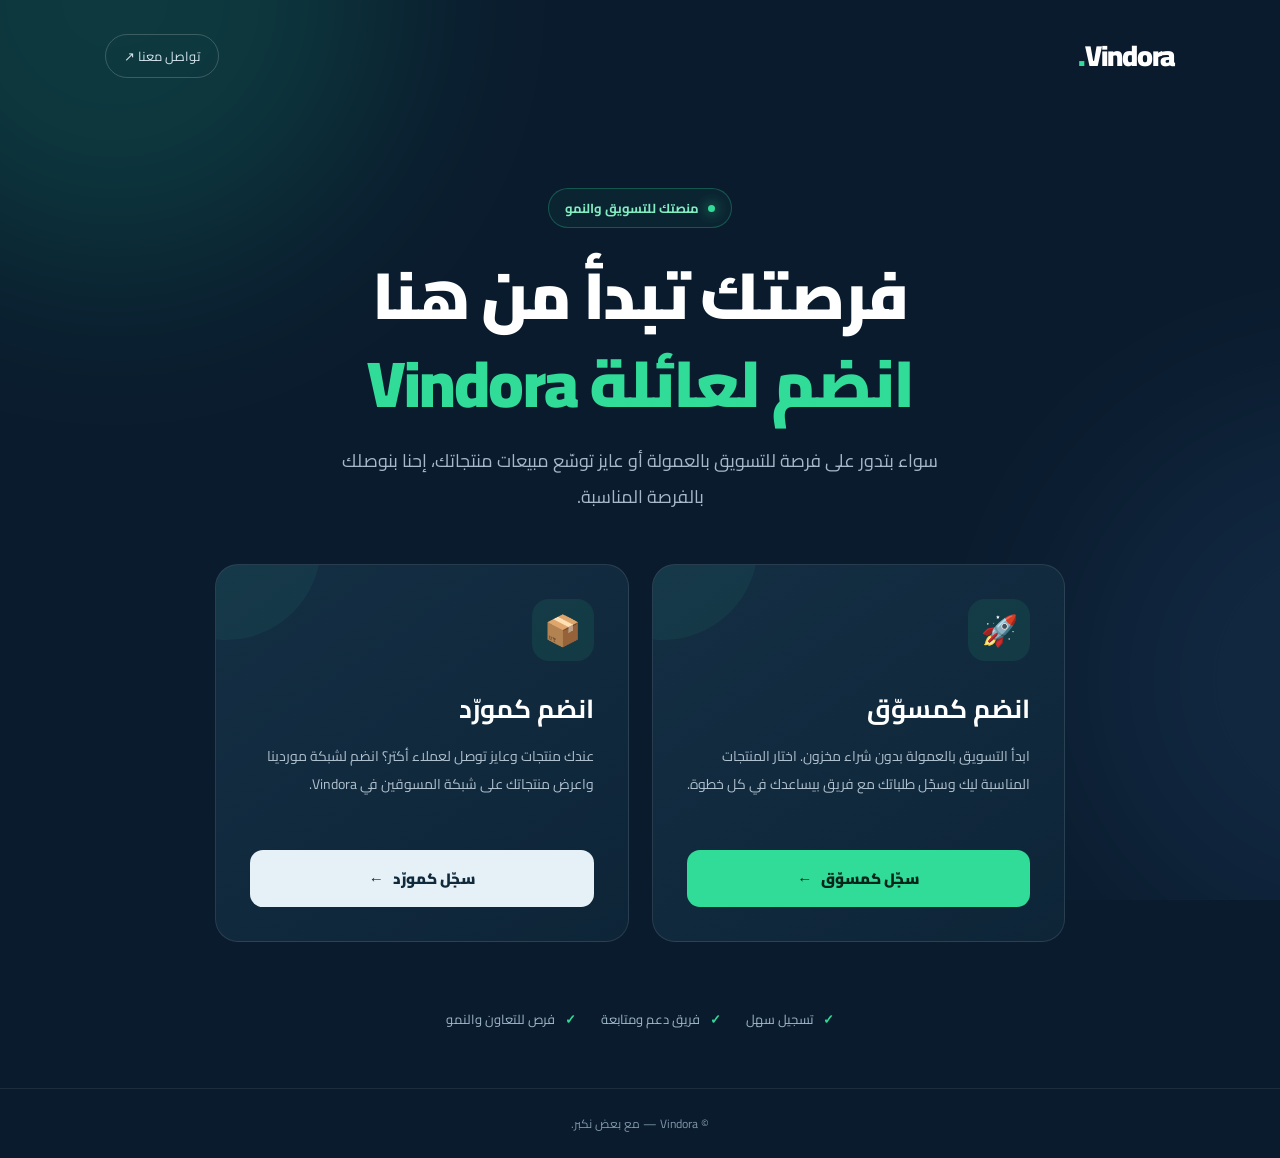
<file: index.html>
<!doctype html>
<html lang="ar" dir="rtl"><head><meta charset="utf-8"><meta name="viewport" content="width=device-width, initial-scale=1"><meta name="theme-color" content="#091b2c"><meta name="description" content="انضم إلى Vindora كمسوق بالعمولة أو مورد وابدأ رحلة نمو جديدة."><title>Vindora | فرصتك للنمو</title><style>
@import url('https://fonts.googleapis.com/css2?family=Cairo:wght@400;500;600;700;800;900&display=swap');
:root{--navy:#0a1b2d;--green:#31dc99;--muted:#a6b8c9}*{box-sizing:border-box}html{scroll-behavior:smooth}body{margin:0;font-family:Cairo,Tahoma,Arial,sans-serif;background:var(--navy);color:#fff;min-height:100vh;overflow-x:hidden}a{text-decoration:none;color:inherit}.bg{position:absolute;inset:0;overflow:hidden;z-index:-1;pointer-events:none}.glow{position:absolute;width:550px;height:550px;border-radius:50%;filter:blur(95px);opacity:.16;background:#20d59b;top:-280px;left:-160px}.glow.two{top:45%;left:auto;right:-340px;opacity:.09;background:#58a6ff}.shell{max-width:1120px;margin:auto;padding:0 25px}.nav{display:flex;justify-content:space-between;align-items:center;padding:28px 0}.brand{font-size:29px;font-weight:900;letter-spacing:-1.3px}.brand i{color:var(--green);font-style:normal}.nav-link{font-size:13px;border:1px solid #ffffff30;border-radius:40px;padding:9px 18px;color:#d4e5ef}.hero{text-align:center;padding:77px 0 49px}.eyebrow{display:inline-flex;align-items:center;gap:9px;padding:7px 16px;border:1px solid #31dc9947;border-radius:40px;color:#83edc2;background:#31dc990c;font-size:13px;font-weight:700}.dot{height:7px;width:7px;background:var(--green);border-radius:50%;box-shadow:0 0 13px var(--green)}h1{font-size:clamp(36px,6vw,65px);line-height:1.36;letter-spacing:-1.8px;margin:23px auto 15px;font-weight:900;max-width:850px}h1 span{color:var(--green)}.sub{color:var(--muted);font-size:clamp(15px,2vw,18px);max-width:650px;line-height:2;margin:0 auto}.cards{display:grid;grid-template-columns:repeat(2,minmax(0,1fr));gap:23px;max-width:850px;margin:0 auto 65px}.card{background:linear-gradient(145deg,#142e43,#0e2538);border:1px solid #ffffff1a;border-radius:23px;padding:34px;position:relative;overflow:hidden;transition:transform .2s,border-color .2s}.card:hover{transform:translateY(-5px);border-color:#31dc9970}.card:before{content:"";position:absolute;width:190px;height:190px;border-radius:50%;background:#31dc9910;top:-115px;left:-85px}.icon{width:62px;height:62px;border-radius:17px;background:#31dc9918;display:flex;align-items:center;justify-content:center;font-size:30px;margin-bottom:23px}.card h2{font-size:26px;margin:0 0 9px}.card p{font-size:14px;line-height:2;color:#afc0ce;min-height:84px;margin:0 0 24px}.btn{display:flex;align-items:center;justify-content:center;gap:9px;background:var(--green);color:#06251a;font-weight:900;font-size:15px;border-radius:13px;padding:14px 12px;transition:background .2s}.btn:hover{background:#72efbb}.btn.alt{background:#e5f1f7;color:#102a3c}.btn.alt:hover{background:#fff}.features{display:flex;justify-content:center;flex-wrap:wrap;gap:25px;color:#9eb7c8;font-size:13px;padding-bottom:57px}.features b{color:var(--green);margin-left:7px}.footer{border-top:1px solid #ffffff14;text-align:center;padding:23px;color:#7d97a9;font-size:12px}@media(max-width:650px){.nav{padding:20px 0}.hero{padding:55px 0 37px}.cards{grid-template-columns:1fr;gap:17px;margin-bottom:45px}.card{padding:26px}.card p{min-height:auto}.features{gap:13px 20px}}
</style></head><body><div class="bg"><div class="glow"></div><div class="glow two"></div></div><div class="shell"><nav class="nav"><a class="brand" href="index.html">Vindora<i>.</i></a><a class="nav-link" href="https://wa.me/201287115027" target="_blank" rel="noopener">تواصل معنا ↗</a></nav><main><section class="hero"><div class="eyebrow"><span class="dot"></span> منصتك للتسويق والنمو</div><h1>فرصتك تبدأ من هنا<br><span>انضم لعائلة Vindora</span></h1><p class="sub">سواء بتدور على فرصة للتسويق بالعمولة أو عايز توسّع مبيعات منتجاتك، إحنا بنوصلك بالفرصة المناسبة.</p></section><section class="cards" aria-label="اختر طريقة الانضمام"><article class="card"><div class="icon" aria-hidden="true">🚀</div><h2>انضم كمسوّق</h2><p>ابدأ التسويق بالعمولة بدون شراء مخزون. اختار المنتجات المناسبة ليك وسجّل طلباتك مع فريق بيساعدك في كل خطوة.</p><a class="btn" href="marketers.html">سجّل كمسوّق <span aria-hidden="true">←</span></a></article><article class="card"><div class="icon" aria-hidden="true">📦</div><h2>انضم كمورّد</h2><p>عندك منتجات وعايز توصل لعملاء أكتر؟ انضم لشبكة موردينا واعرض منتجاتك على شبكة المسوقين في Vindora.</p><a class="btn alt" href="suppliers.html">سجّل كمورّد <span aria-hidden="true">←</span></a></article></section><div class="features"><span><b>✓</b> تسجيل سهل</span><span><b>✓</b> فريق دعم ومتابعة</span><span><b>✓</b> فرص للتعاون والنمو</span></div></main></div><footer class="footer">© Vindora — مع بعض نكبر.</footer></body></html>
</file>
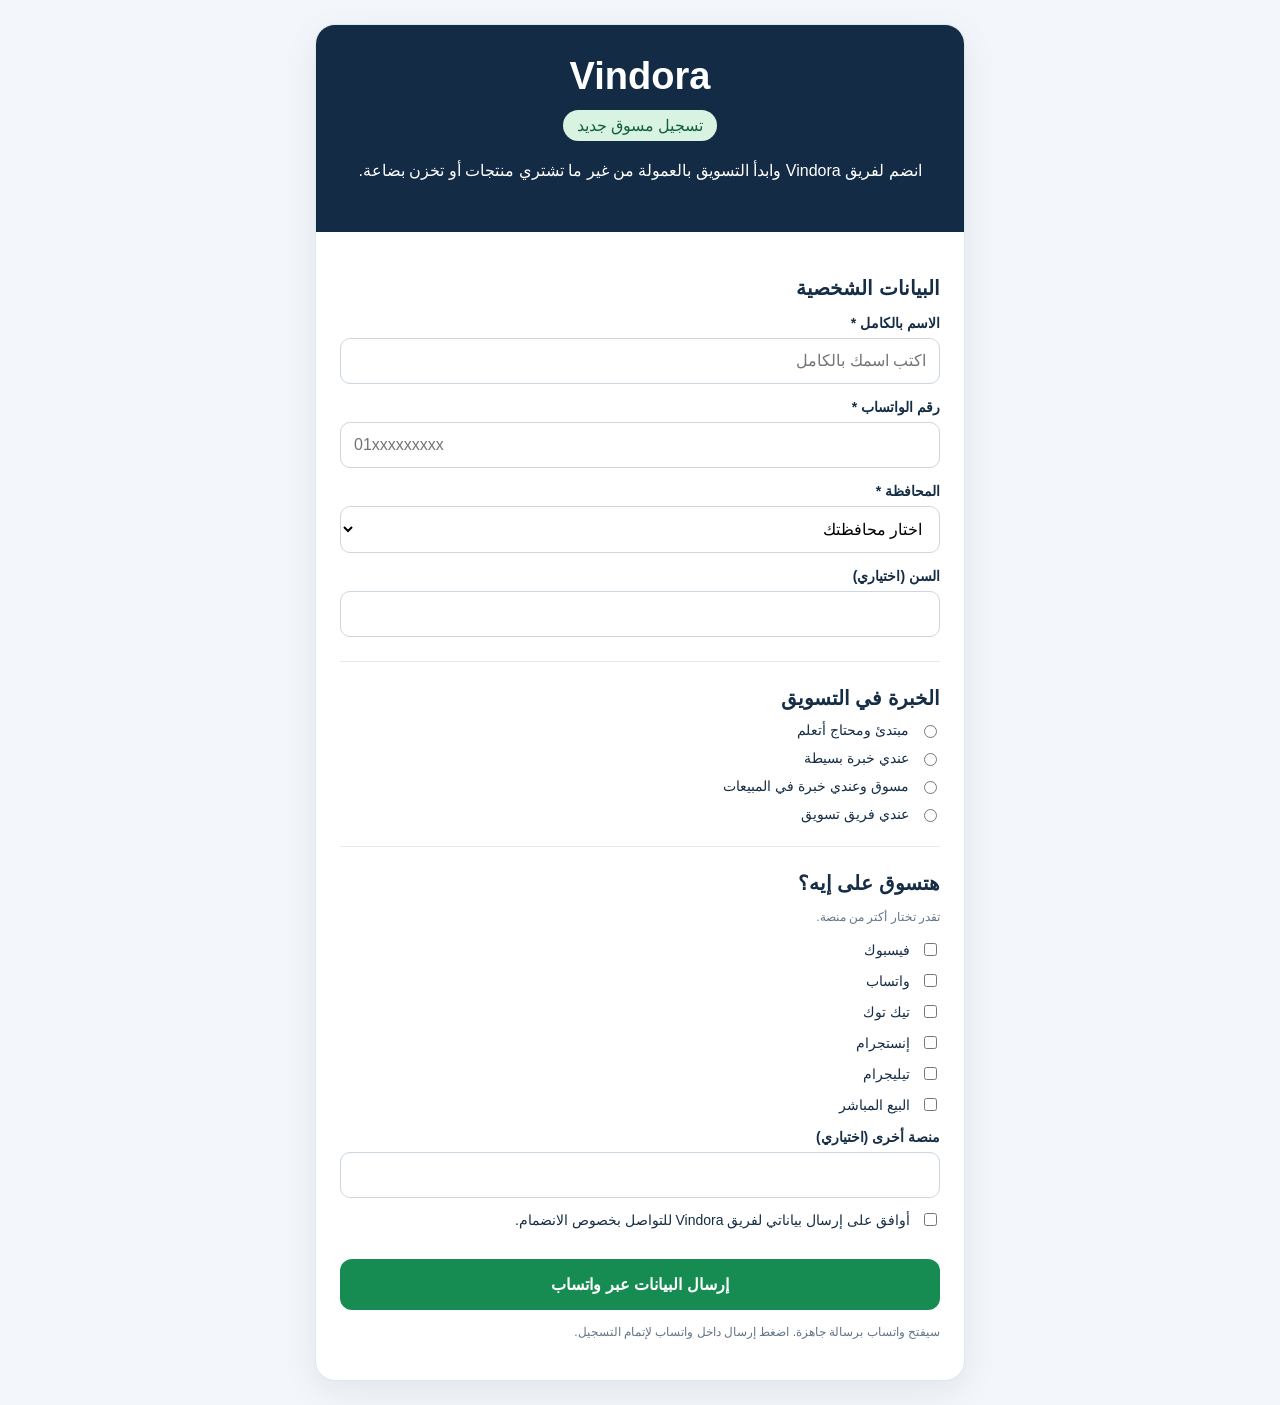
<file: marketers.html>
<!doctype html><html lang="ar" dir="rtl"><head><meta charset="utf-8"><meta name="viewport" content="width=device-width,initial-scale=1"><title>Vindora | تسجيل المسوقين</title><link rel="stylesheet" href="style.css"></head><body><div class="wrap"><header><h1>Vindora</h1><span>تسجيل مسوق جديد</span><p>انضم لفريق Vindora وابدأ التسويق بالعمولة من غير ما تشتري منتجات أو تخزن بضاعة.</p></header><form id="f"><h2>البيانات الشخصية</h2><label>الاسم بالكامل *</label><input name="الاسم" required placeholder="اكتب اسمك بالكامل"><label>رقم الواتساب *</label><input name="الواتساب" type="tel" pattern="01[0125][0-9]{8}" required placeholder="01xxxxxxxxx"><label>المحافظة *</label><select name="المحافظة" required><option value="">اختار محافظتك</option></select><label>السن (اختياري)</label><input name="السن" type="number" min="1" max="110"><div class="divider"></div><h2>الخبرة في التسويق</h2><div id="experience"></div><div class="divider"></div><h2>هتسوق على إيه؟</h2><p class="hint">تقدر تختار أكتر من منصة.</p><div id="platforms"></div><label>منصة أخرى (اختياري)</label><input name="منصة أخرى"><label class="choice"><input type="checkbox" required> أوافق على إرسال بياناتي لفريق Vindora للتواصل بخصوص الانضمام.</label><button>إرسال البيانات عبر واتساب</button><p class="hint">سيفتح واتساب برسالة جاهزة. اضغط إرسال داخل واتساب لإتمام التسجيل.</p></form></div><script src="shared.js"></script><script>
fillGov();choices('experience','الخبرة',['مبتدئ ومحتاج أتعلم','عندي خبرة بسيطة','مسوق وعندي خبرة في المبيعات','عندي فريق تسويق']);choices('platforms','منصات التسويق',['فيسبوك','واتساب','تيك توك','إنستجرام','تيليجرام','البيع المباشر'],true);document.getElementById('f').addEventListener('submit',e=>{e.preventDefault();const f=e.target;if(!f.querySelector('[name="منصات التسويق"]:checked')&&!f.elements['منصة أخرى'].value.trim())return alert('اختار منصة واحدة على الأقل');sendWhatsApp(f,'طلب انضمام مسوق جديد - Vindora')});
</script></body></html>
</file>
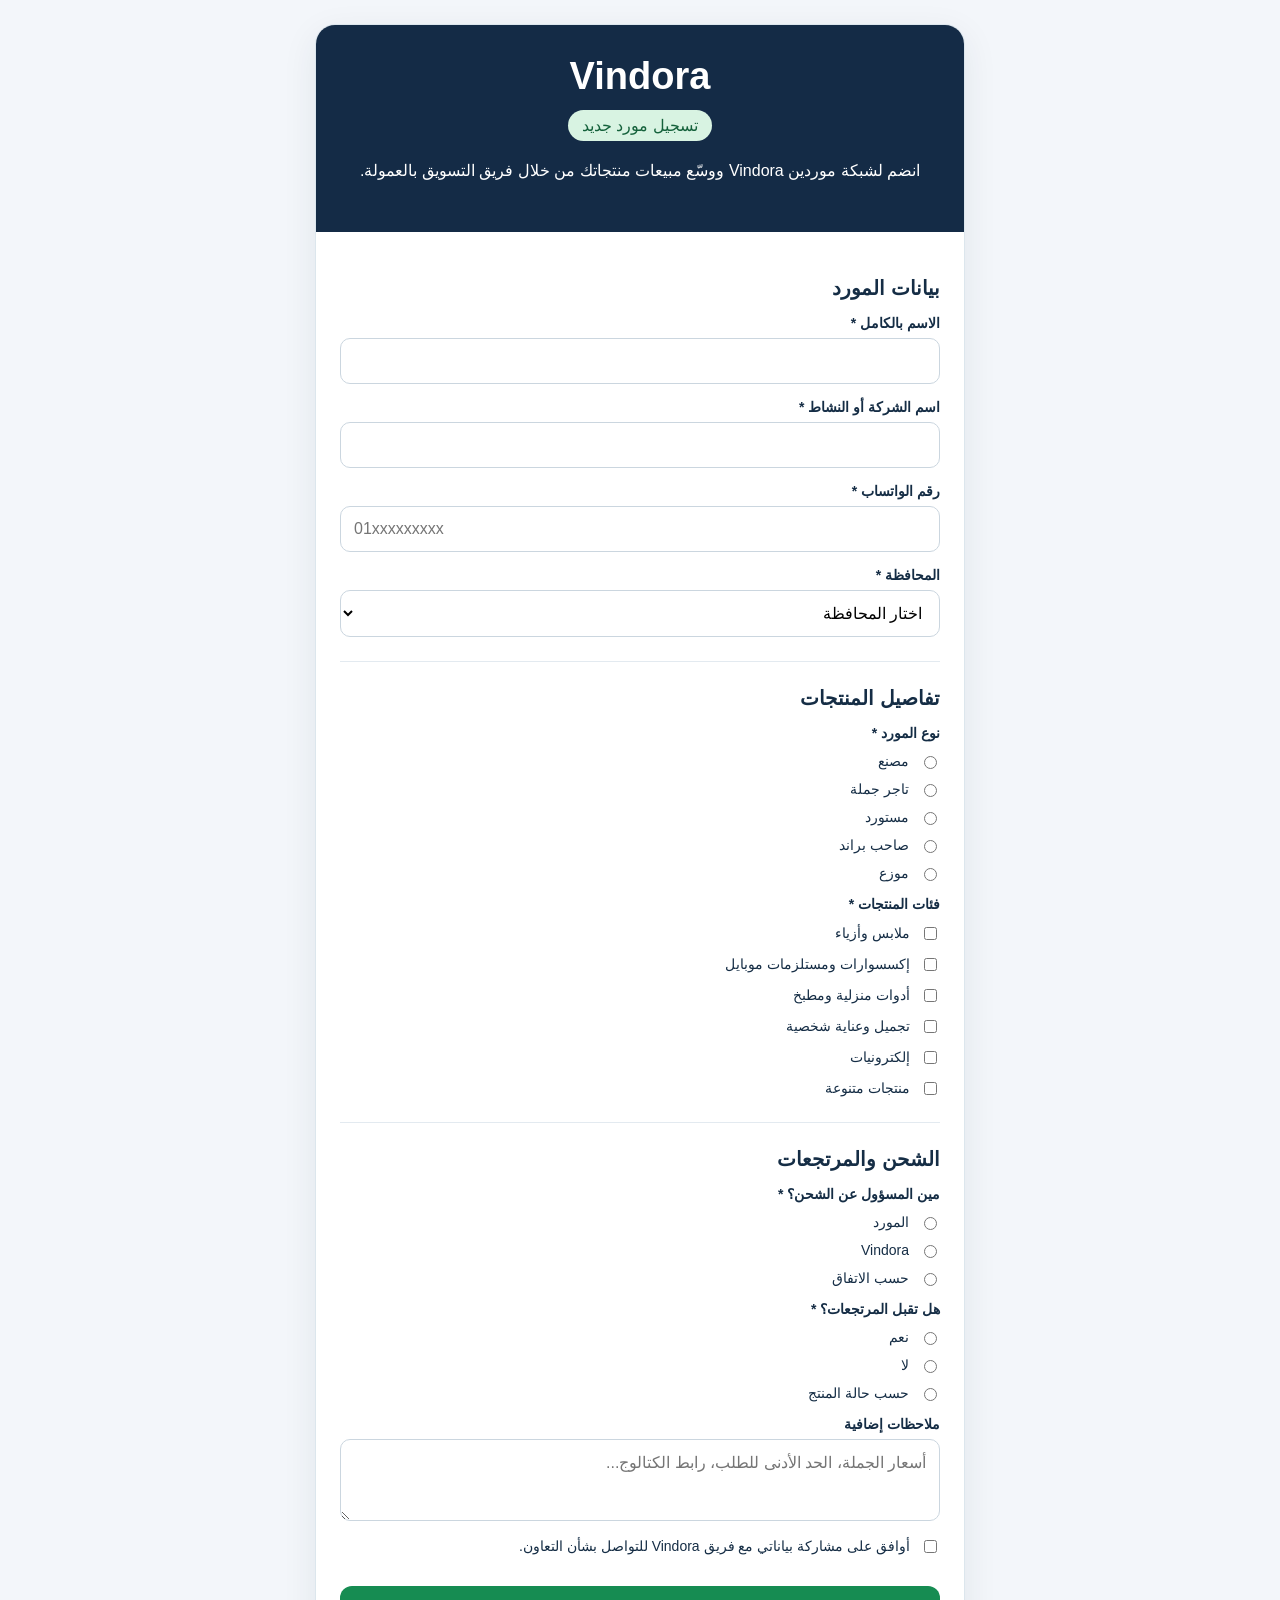
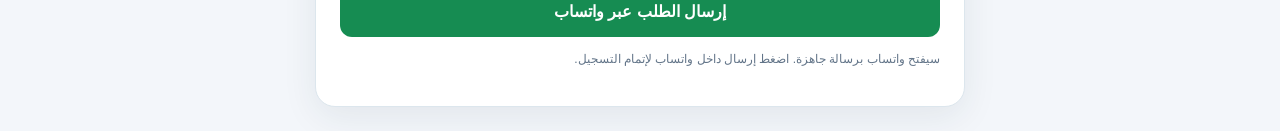
<file: suppliers.html>
<!doctype html><html lang="ar" dir="rtl"><head><meta charset="utf-8"><meta name="viewport" content="width=device-width,initial-scale=1"><title>Vindora | تسجيل الموردين</title><link rel="stylesheet" href="style.css"></head><body><div class="wrap"><header><h1>Vindora</h1><span>تسجيل مورد جديد</span><p>انضم لشبكة موردين Vindora ووسّع مبيعات منتجاتك من خلال فريق التسويق بالعمولة.</p></header><form id="f"><h2>بيانات المورد</h2><label>الاسم بالكامل *</label><input name="الاسم" required><label>اسم الشركة أو النشاط *</label><input name="النشاط" required><label>رقم الواتساب *</label><input name="الواتساب" type="tel" pattern="01[0125][0-9]{8}" placeholder="01xxxxxxxxx" required><label>المحافظة *</label><select name="المحافظة" required><option value="">اختار المحافظة</option></select><div class="divider"></div><h2>تفاصيل المنتجات</h2><label>نوع المورد *</label><div id="types"></div><label>فئات المنتجات *</label><div id="cats"></div><div class="divider"></div><h2>الشحن والمرتجعات</h2><label>مين المسؤول عن الشحن؟ *</label><div id="ship"></div><label>هل تقبل المرتجعات؟ *</label><div id="returns"></div><label>ملاحظات إضافية</label><textarea name="ملاحظات" rows="3" placeholder="أسعار الجملة، الحد الأدنى للطلب، رابط الكتالوج..."></textarea><label class="choice"><input type="checkbox" required> أوافق على مشاركة بياناتي مع فريق Vindora للتواصل بشأن التعاون.</label><button>إرسال الطلب عبر واتساب</button><p class="hint">سيفتح واتساب برسالة جاهزة. اضغط إرسال داخل واتساب لإتمام التسجيل.</p></form></div><script src="shared.js"></script><script>
fillGov();choices('types','نوع المورد',['مصنع','تاجر جملة','مستورد','صاحب براند','موزع']);choices('cats','المنتجات',['ملابس وأزياء','إكسسوارات ومستلزمات موبايل','أدوات منزلية ومطبخ','تجميل وعناية شخصية','إلكترونيات','منتجات متنوعة'],true);choices('ship','الشحن',['المورد','Vindora','حسب الاتفاق']);choices('returns','المرتجعات',['نعم','لا','حسب حالة المنتج']);document.getElementById('f').addEventListener('submit',e=>{e.preventDefault();const f=e.target;if(!f.querySelector('[name="المنتجات"]:checked'))return alert('اختار فئة منتجات واحدة على الأقل');sendWhatsApp(f,'طلب تسجيل مورد جديد - Vindora')});
</script></body></html>
</file>
<file: style.css>
:root{font-family:Tahoma,Arial,sans-serif;color:#152d45;background:#f3f6fa}*{box-sizing:border-box}body{margin:0;padding:24px 12px}.wrap{max-width:650px;margin:auto;background:white;border:1px solid #dce6ed;border-radius:20px;overflow:hidden;box-shadow:0 10px 35px #152d4514}header{background:#142b46;color:white;text-align:center;padding:30px 20px}h1{font-size:38px;margin:0}header p{line-height:1.8}header span{display:inline-block;background:#d8f3e2;color:#14613b;border-radius:30px;padding:6px 14px;margin-top:12px}form{padding:24px}h2{font-size:20px;margin:20px 0 12px}label{display:block;margin:15px 0 7px;font-weight:bold;font-size:14px}input,select,textarea{width:100%;padding:13px;border:1px solid #cbd6df;border-radius:10px;font:inherit;background:#fff}input:focus,select:focus,textarea:focus{outline:2px solid #2e9b68}.choice{display:flex;align-items:center;gap:10px;font-weight:normal;margin:12px 0}.choice input{width:auto;accent-color:#218957}.divider{border-top:1px solid #e3eaf0;margin:24px 0}button{background:#168c52;color:white;border:0;border-radius:12px;padding:16px;font:inherit;font-weight:bold;width:100%;cursor:pointer;margin-top:18px}button:hover{background:#117044}.hint{font-size:12px;color:#637589;line-height:1.8}.links{text-align:center;margin:15px}a{color:#146a4a}
</file>
